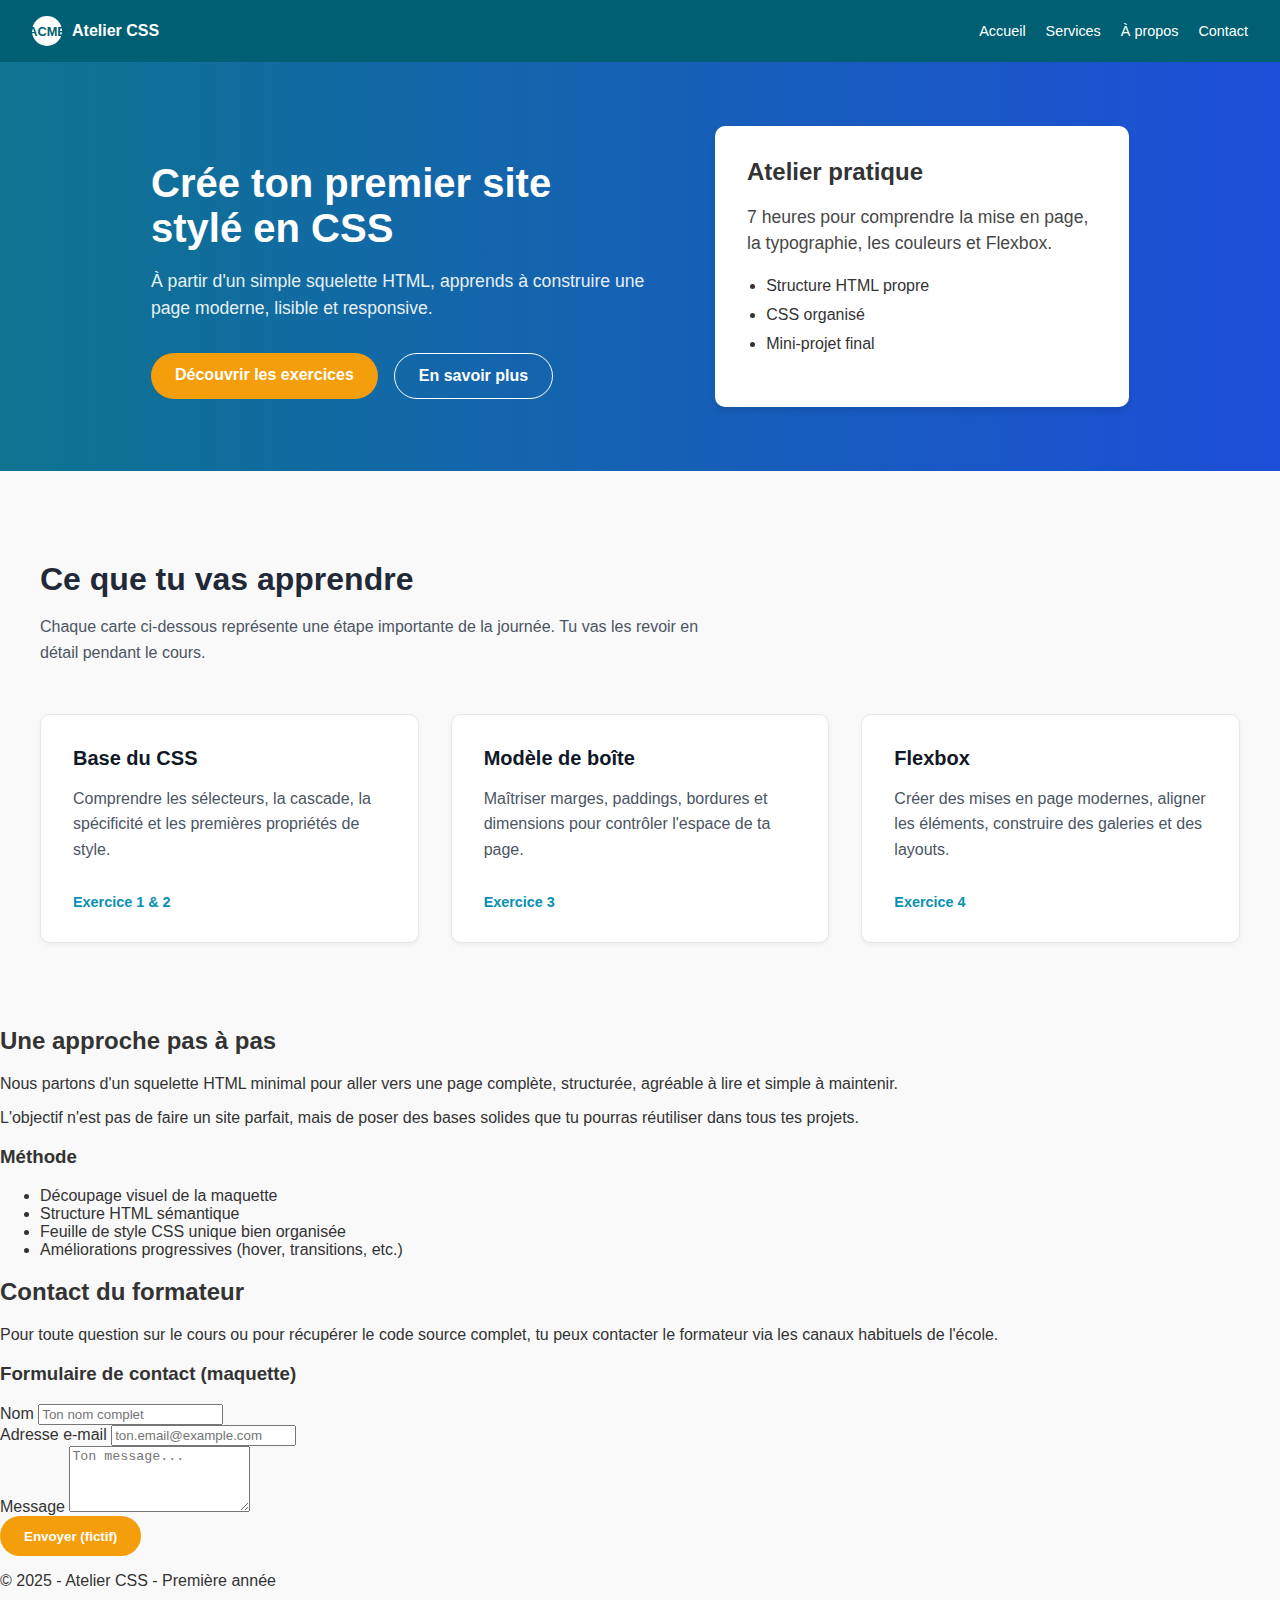
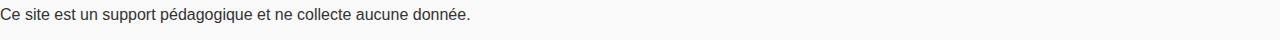
<file: chatgpt/index.html>
<!DOCTYPE html>
<html lang="fr">
  <head>
    <meta charset="UTF-8" />
    <meta name="viewport" content="width=device-width, initial-scale=1.0" />
    <title>Atelier CSS</title>
    <link rel="stylesheet" href="style.css" />
  </head>
  <body>
    <header>
      <div class="logo">
        <div class="logo-circle">ACME</div>
        <span>Atelier CSS</span>
      </div>
      <nav>
        <ul>
          <li><a href="#">Accueil</a></li>
          <li><a href="#">Services</a></li>
          <li><a href="#">À propos</a></li>
          <li><a href="#">Contact</a></li>
        </ul>
      </nav>
    </header>

    <section class="hero">
      <div class="hero-content">
        <h1>Crée ton premier site stylé en CSS</h1>
        <p>
          À partir d'un simple squelette HTML, apprends à construire une page
          moderne, lisible et responsive.
        </p>
        <div class="hero-buttons">
          <a href="#" class="btn btn-primary">Découvrir les exercices</a>
          <a href="#" class="btn btn-secondary">En savoir plus</a>
        </div>
      </div>

      <div class="hero-card">
        <h2>Atelier pratique</h2>
        <p>
          7 heures pour comprendre la mise en page, la typographie, les couleurs
          et Flexbox.
        </p>
        <ul>
          <li>Structure HTML propre</li>
          <li>CSS organisé</li>
          <li>Mini-projet final</li>
        </ul>
      </div>
    </section>

    <section class="features">
      <div class="features-header">
        <h2>Ce que tu vas apprendre</h2>
        <p>
          Chaque carte ci-dessous représente une étape importante de la journée.
          Tu vas les revoir en détail pendant le cours.
        </p>
      </div>

      <div class="features-grid">
        <div class="feature-card">
          <div>
            <h3>Base du CSS</h3>
            <p>
              Comprendre les sélecteurs, la cascade, la spécificité et les
              premières propriétés de style.
            </p>
          </div>
          <a href="#" class="feature-link">Exercice 1 & 2</a>
        </div>

        <div class="feature-card">
          <div>
            <h3>Modèle de boîte</h3>
            <p>
              Maîtriser marges, paddings, bordures et dimensions pour contrôler
              l'espace de ta page.
            </p>
          </div>
          <a href="#" class="feature-link">Exercice 3</a>
        </div>

        <div class="feature-card">
          <div>
            <h3>Flexbox</h3>
            <p>
              Créer des mises en page modernes, aligner les éléments, construire
              des galeries et des layouts.
            </p>
          </div>
          <a href="#" class="feature-link">Exercice 4</a>
        </div>
      </div>
    </section>

    <section class="approach">
      <div class="approach-container">
        <div class="approach-content">
          <h2>Une approche pas à pas</h2>
          <p>
            Nous partons d'un squelette HTML minimal pour aller vers une page
            complète, structurée, agréable à lire et simple à maintenir.
          </p>
          <p>
            L'objectif n'est pas de faire un site parfait, mais de poser des
            bases solides que tu pourras réutiliser dans tous tes projets.
          </p>
        </div>
        <div class="approach-card">
          <h3>Méthode</h3>
          <ul>
            <li>Découpage visuel de la maquette</li>
            <li>Structure HTML sémantique</li>
            <li>Feuille de style CSS unique bien organisée</li>
            <li>Améliorations progressives (hover, transitions, etc.)</li>
          </ul>
        </div>
      </div>
    </section>

    <section class="contact">
      <div class="contact-header">
        <h2>Contact du formateur</h2>
        <p>
          Pour toute question sur le cours ou pour récupérer le code source
          complet, tu peux contacter le formateur via les canaux habituels de
          l'école.
        </p>
      </div>

      <div class="contact-card">
        <h3>Formulaire de contact (maquette)</h3>
        <form>
          <div class="form-group">
            <label for="name">Nom</label>
            <input type="text" id="name" placeholder="Ton nom complet" />
          </div>
          <div class="form-group">
            <label for="email">Adresse e-mail</label>
            <input
              type="email"
              id="email"
              placeholder="ton.email@example.com"
            />
          </div>
          <div class="form-group">
            <label for="message">Message</label>
            <textarea
              id="message"
              rows="4"
              placeholder="Ton message..."
            ></textarea>
          </div>
          <button type="submit" class="btn btn-primary">
            Envoyer (fictif)
          </button>
        </form>
      </div>
    </section>

    <footer>
      <p>&copy; 2025 - Atelier CSS - Première année</p>
      <p class="footer-note">
        Ce site est un support pédagogique et ne collecte aucune donnée.
      </p>
    </footer>
  </body>
</html>
</file>
<file: chatgpt/style.css>
body {
    font-family: 'Segoe UI', Tahoma, Geneva, Verdana, sans-serif;
    margin: 0;
    padding: 0;
    box-sizing: border-box;
    background-color: #f9f9f9;
    color: #333;
}

/* Header */
header {
    background-color: #005f73;
    padding: 1rem 2rem;
    display: flex;
    justify-content: space-between;
    align-items: center;
    color: white;
}

.logo {
    font-weight: bold;
    display: flex;
    align-items: center;
    gap: 10px;
}

.logo-circle {
    background-color: white;
    color: #005f73;
    border-radius: 50%;
    width: 30px;
    height: 30px;
    display: flex;
    justify-content: center;
    align-items: center;
    font-size: 0.8rem;
    font-weight: bold;
}

nav ul {
    list-style: none;
    display: flex;
    gap: 20px;
    margin: 0;
    padding: 0;
}

nav a {
    color: white;
    text-decoration: none;
    font-size: 0.9rem;
}

/* Hero Section */
.hero {
    background: linear-gradient(135deg, #0a9396 0%, #005f73 100%); /* Approximate gradient */
    background: linear-gradient(to right, #0e7490, #1d4ed8); /* Adjusted to match image better */
    color: white;
    padding: 4rem 2rem;
    display: flex;
    justify-content: center;
    align-items: center;
    gap: 4rem;
    flex-wrap: wrap;
}

.hero-content {
    max-width: 500px;
}

.hero h1 {
    font-size: 2.5rem;
    margin-bottom: 1rem;
}

.hero p {
    font-size: 1.1rem;
    margin-bottom: 2rem;
    line-height: 1.5;
    opacity: 0.9;
}

.hero-buttons {
    display: flex;
    gap: 1rem;
}

.btn {
    padding: 0.8rem 1.5rem;
    border-radius: 25px;
    text-decoration: none;
    font-weight: bold;
    display: inline-block;
}

.btn-primary {
    background-color: #f59e0b; /* Orange */
    color: #fff;
    border: none;
}

.btn-secondary {
    background-color: transparent;
    color: white;
    border: 1px solid white;
}

.hero-card {
    background-color: white;
    color: #333;
    padding: 2rem;
    border-radius: 10px;
    width: 350px;
    box-shadow: 0 4px 6px rgba(0,0,0,0.1);
}

.hero-card h2 {
    margin-top: 0;
    font-size: 1.5rem;
    margin-bottom: 1rem;
}

.hero-card p {
    margin-bottom: 1rem;
    line-height: 1.5;
}

.hero-card ul {
    padding-left: 1.2rem;
    line-height: 1.8;
}

/* Features Section */
.features {
    padding: 4rem 2rem;
    max-width: 1200px;
    margin: 0 auto;
}

.features-header {
    margin-bottom: 3rem;
}

.features-header h2 {
    font-size: 2rem;
    margin-bottom: 1rem;
    color: #1f2937;
}

.features-header p {
    color: #4b5563;
    max-width: 700px;
    line-height: 1.6;
}

.features-grid {
    display: grid;
    grid-template-columns: repeat(auto-fit, minmax(300px, 1fr));
    gap: 2rem;
}

.feature-card {
    background-color: white;
    padding: 2rem;
    border-radius: 10px;
    box-shadow: 0 2px 4px rgba(0,0,0,0.05);
    border: 1px solid #e5e7eb;
    display: flex;
    flex-direction: column;
    justify-content: space-between;
}

.feature-card h3 {
    margin-top: 0;
    font-size: 1.25rem;
    margin-bottom: 1rem;
    color: #111827;
}

.feature-card p {
    color: #4b5563;
    line-height: 1.6;
    margin-bottom: 2rem;
}

.feature-link {
    color: #0891b2;
    text-decoration: none;
    font-weight: bold;
    font-size: 0.9rem;
}
</file>
